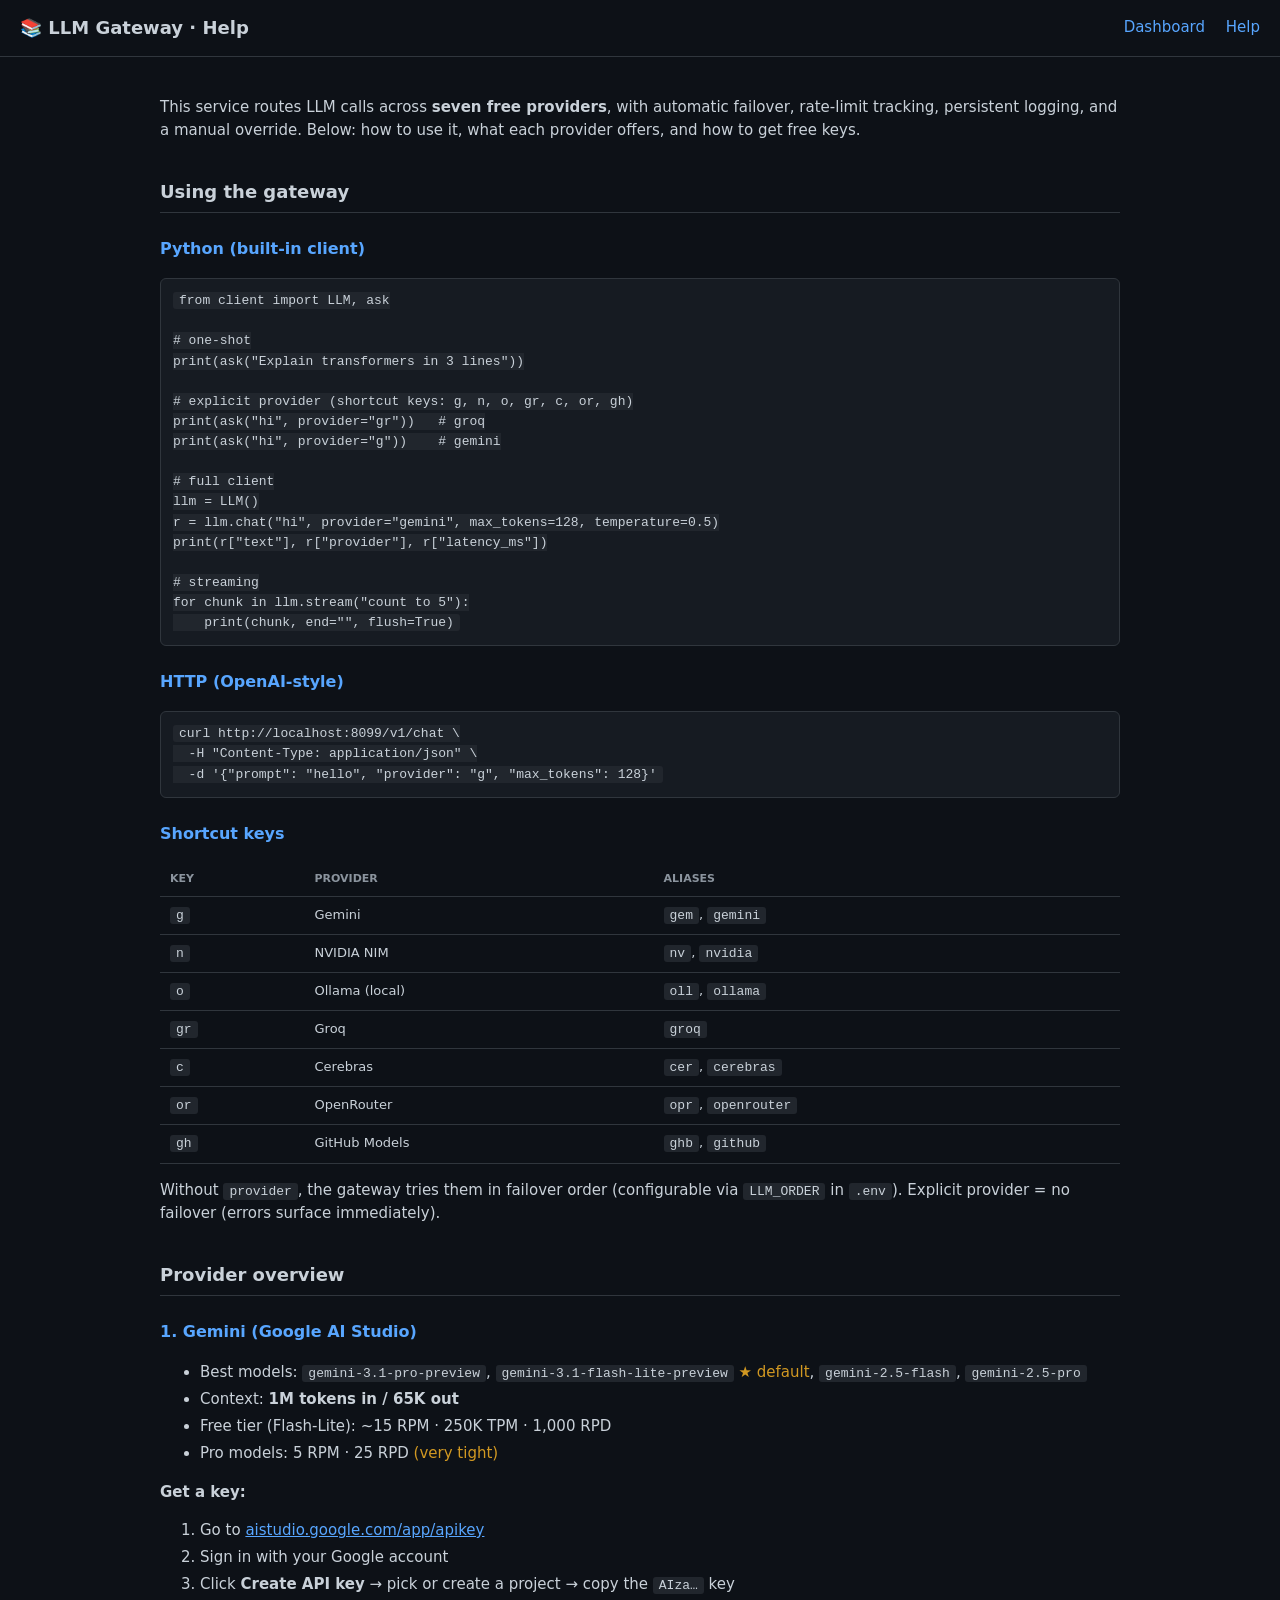
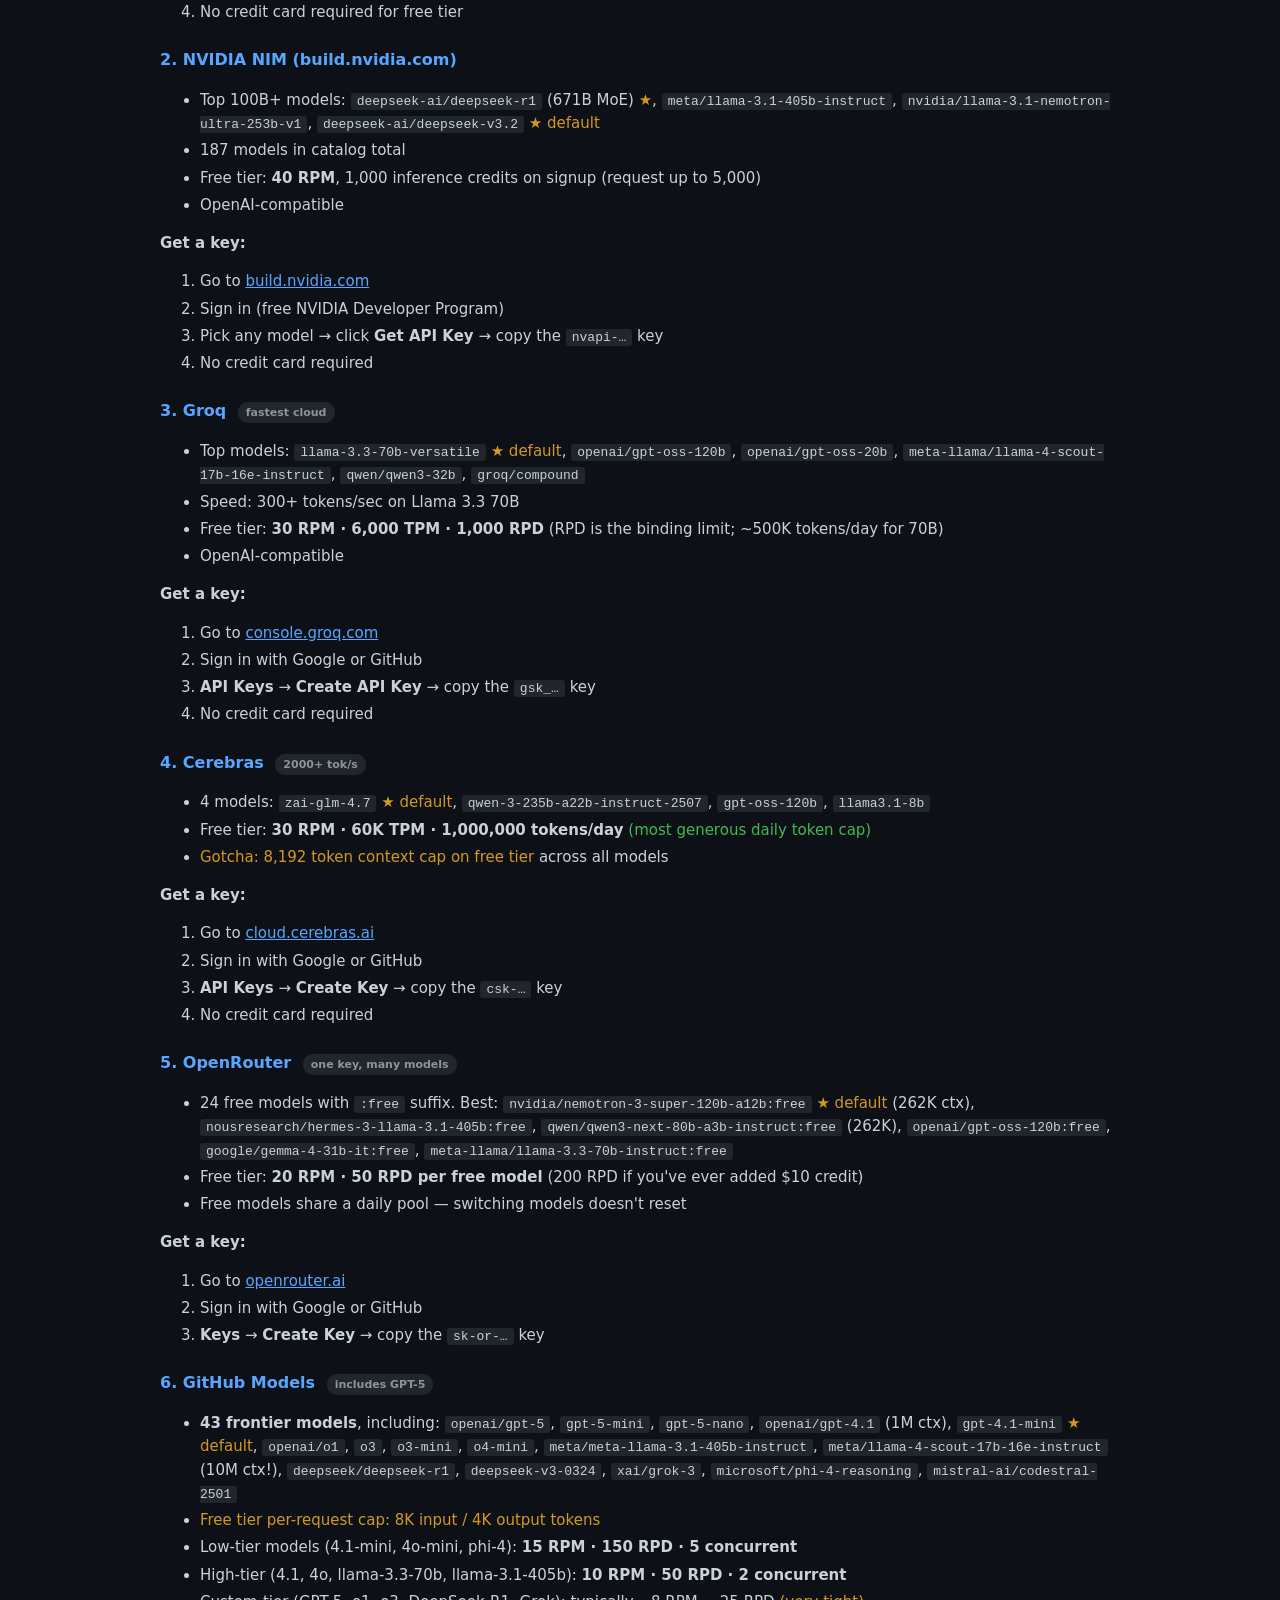
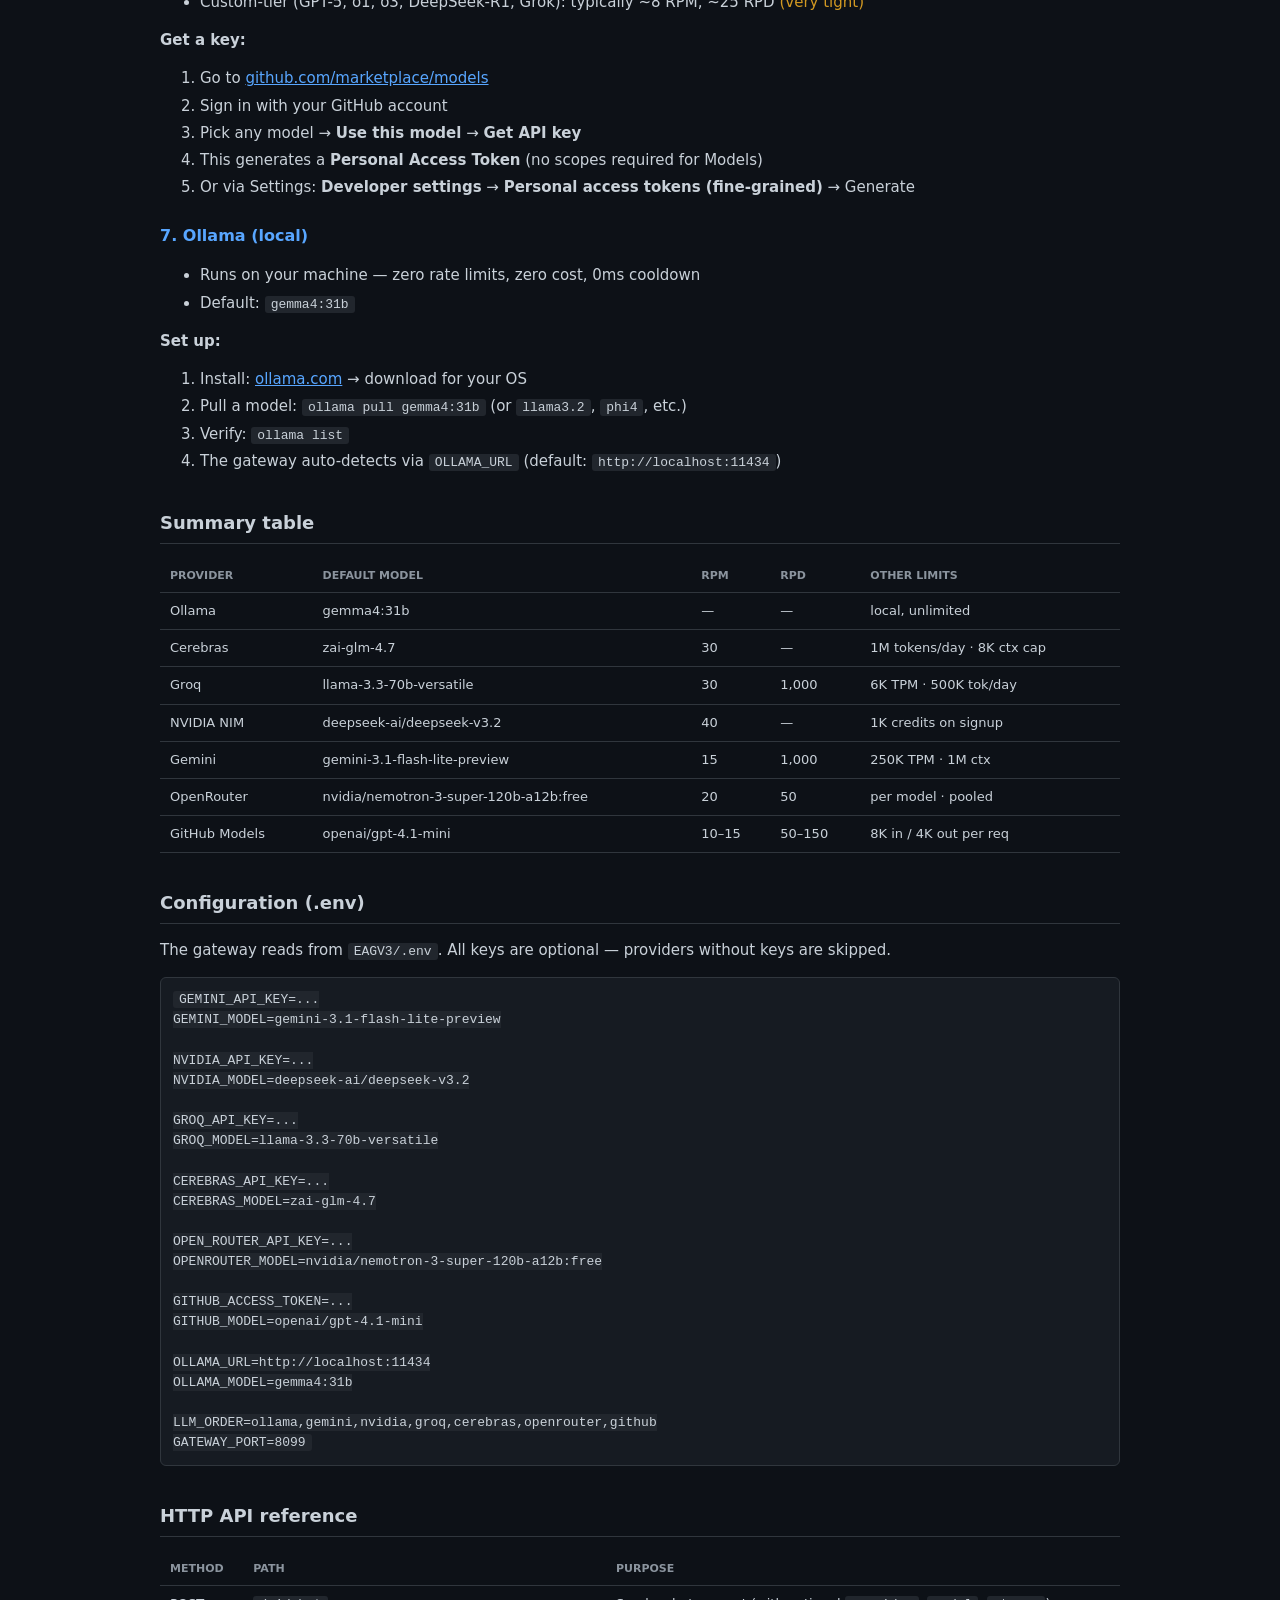
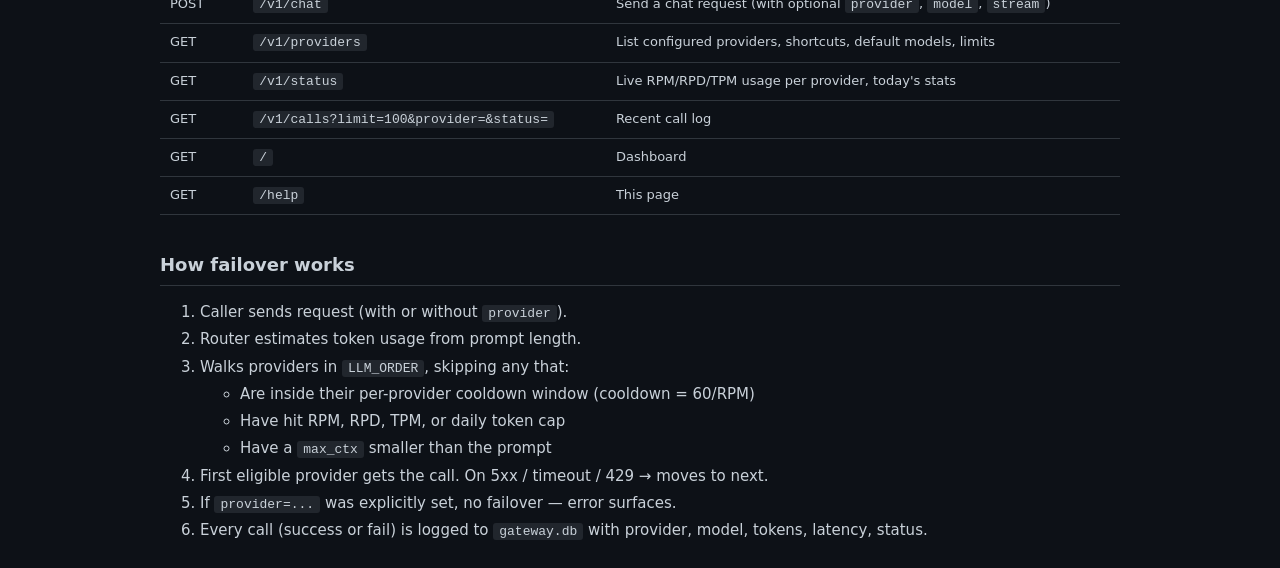
<file: src/llm_gateway/static/help.html>
<!doctype html>
<html lang="en">
<head>
<meta charset="utf-8">
<title>LLM Gateway · Help & Free Keys</title>
<style>
  :root {
    --bg: #0d1117; --panel: #161b22; --border: #30363d; --text: #c9d1d9;
    --muted: #8b949e; --green: #3fb950; --red: #f85149; --blue: #58a6ff;
    --yellow: #d29922; --accent: #a371f7;
  }
  * { box-sizing: border-box; }
  body { background: var(--bg); color: var(--text); font: 15px/1.55 -apple-system, BlinkMacSystemFont, "Segoe UI", system-ui, sans-serif; margin: 0; }
  header { padding: 14px 20px; border-bottom: 1px solid var(--border); display: flex; justify-content: space-between; align-items: center; }
  header h1 { margin: 0; font-size: 18px; font-weight: 600; }
  header nav a { color: var(--blue); margin-left: 16px; text-decoration: none; }
  main { padding: 24px 20px; max-width: 1000px; margin: 0 auto; }
  h2 { font-size: 18px; margin-top: 36px; padding-bottom: 6px; border-bottom: 1px solid var(--border); }
  h3 { font-size: 16px; margin-top: 24px; color: var(--blue); }
  table { width: 100%; border-collapse: collapse; margin: 10px 0; font-size: 13px; }
  th, td { padding: 8px 10px; border-bottom: 1px solid var(--border); text-align: left; vertical-align: top; }
  th { color: var(--muted); font-weight: 600; text-transform: uppercase; font-size: 11px; }
  code, pre { font-family: ui-monospace, SFMono-Regular, "SF Mono", Menlo, monospace; }
  code { background: #21262d; padding: 1px 6px; border-radius: 3px; font-size: 13px; }
  pre { background: var(--panel); border: 1px solid var(--border); border-radius: 6px; padding: 12px; overflow-x: auto; font-size: 13px; }
  ol li, ul li { margin: 4px 0; }
  .star { color: var(--yellow); }
  .badge { display: inline-block; padding: 2px 8px; border-radius: 10px; font-size: 11px; background: #21262d; color: var(--muted); margin-left: 6px; }
  .ok { color: var(--green); }
  .warn { color: var(--yellow); }
  .err { color: var(--red); }
  a { color: var(--blue); }
</style>
</head>
<body>
<header>
  <h1>📚 LLM Gateway · Help</h1>
  <nav>
    <a href="/">Dashboard</a>
    <a href="/help">Help</a>
  </nav>
</header>
<main>

<p>This service routes LLM calls across <strong>seven free providers</strong>, with automatic failover, rate-limit tracking, persistent logging, and a manual override. Below: how to use it, what each provider offers, and how to get free keys.</p>

<h2>Using the gateway</h2>

<h3>Python (built-in client)</h3>
<pre><code>from client import LLM, ask

# one-shot
print(ask("Explain transformers in 3 lines"))

# explicit provider (shortcut keys: g, n, o, gr, c, or, gh)
print(ask("hi", provider="gr"))   # groq
print(ask("hi", provider="g"))    # gemini

# full client
llm = LLM()
r = llm.chat("hi", provider="gemini", max_tokens=128, temperature=0.5)
print(r["text"], r["provider"], r["latency_ms"])

# streaming
for chunk in llm.stream("count to 5"):
    print(chunk, end="", flush=True)</code></pre>

<h3>HTTP (OpenAI-style)</h3>
<pre><code>curl http://localhost:8099/v1/chat \
  -H "Content-Type: application/json" \
  -d '{"prompt": "hello", "provider": "g", "max_tokens": 128}'</code></pre>

<h3>Shortcut keys</h3>
<table>
  <tr><th>Key</th><th>Provider</th><th>Aliases</th></tr>
  <tr><td><code>g</code></td><td>Gemini</td><td><code>gem</code>, <code>gemini</code></td></tr>
  <tr><td><code>n</code></td><td>NVIDIA NIM</td><td><code>nv</code>, <code>nvidia</code></td></tr>
  <tr><td><code>o</code></td><td>Ollama (local)</td><td><code>oll</code>, <code>ollama</code></td></tr>
  <tr><td><code>gr</code></td><td>Groq</td><td><code>groq</code></td></tr>
  <tr><td><code>c</code></td><td>Cerebras</td><td><code>cer</code>, <code>cerebras</code></td></tr>
  <tr><td><code>or</code></td><td>OpenRouter</td><td><code>opr</code>, <code>openrouter</code></td></tr>
  <tr><td><code>gh</code></td><td>GitHub Models</td><td><code>ghb</code>, <code>github</code></td></tr>
</table>
<p>Without <code>provider</code>, the gateway tries them in failover order (configurable via <code>LLM_ORDER</code> in <code>.env</code>). Explicit provider = no failover (errors surface immediately).</p>

<h2>Provider overview</h2>

<h3>1. Gemini (Google AI Studio)</h3>
<ul>
  <li>Best models: <code>gemini-3.1-pro-preview</code>, <code>gemini-3.1-flash-lite-preview</code> <span class="star">★ default</span>, <code>gemini-2.5-flash</code>, <code>gemini-2.5-pro</code></li>
  <li>Context: <strong>1M tokens in / 65K out</strong></li>
  <li>Free tier (Flash-Lite): ~15 RPM · 250K TPM · 1,000 RPD</li>
  <li>Pro models: 5 RPM · 25 RPD <span class="warn">(very tight)</span></li>
</ul>
<p><b>Get a key:</b></p>
<ol>
  <li>Go to <a href="https://aistudio.google.com/app/apikey" target="_blank">aistudio.google.com/app/apikey</a></li>
  <li>Sign in with your Google account</li>
  <li>Click <strong>Create API key</strong> → pick or create a project → copy the <code>AIza…</code> key</li>
  <li>No credit card required for free tier</li>
</ol>

<h3>2. NVIDIA NIM (build.nvidia.com)</h3>
<ul>
  <li>Top 100B+ models: <code>deepseek-ai/deepseek-r1</code> (671B MoE) <span class="star">★</span>, <code>meta/llama-3.1-405b-instruct</code>, <code>nvidia/llama-3.1-nemotron-ultra-253b-v1</code>, <code>deepseek-ai/deepseek-v3.2</code> <span class="star">★ default</span></li>
  <li>187 models in catalog total</li>
  <li>Free tier: <strong>40 RPM</strong>, 1,000 inference credits on signup (request up to 5,000)</li>
  <li>OpenAI-compatible</li>
</ul>
<p><b>Get a key:</b></p>
<ol>
  <li>Go to <a href="https://build.nvidia.com/" target="_blank">build.nvidia.com</a></li>
  <li>Sign in (free NVIDIA Developer Program)</li>
  <li>Pick any model → click <strong>Get API Key</strong> → copy the <code>nvapi-…</code> key</li>
  <li>No credit card required</li>
</ol>

<h3>3. Groq <span class="badge">fastest cloud</span></h3>
<ul>
  <li>Top models: <code>llama-3.3-70b-versatile</code> <span class="star">★ default</span>, <code>openai/gpt-oss-120b</code>, <code>openai/gpt-oss-20b</code>, <code>meta-llama/llama-4-scout-17b-16e-instruct</code>, <code>qwen/qwen3-32b</code>, <code>groq/compound</code></li>
  <li>Speed: 300+ tokens/sec on Llama 3.3 70B</li>
  <li>Free tier: <strong>30 RPM · 6,000 TPM · 1,000 RPD</strong> (RPD is the binding limit; ~500K tokens/day for 70B)</li>
  <li>OpenAI-compatible</li>
</ul>
<p><b>Get a key:</b></p>
<ol>
  <li>Go to <a href="https://console.groq.com" target="_blank">console.groq.com</a></li>
  <li>Sign in with Google or GitHub</li>
  <li><strong>API Keys</strong> → <strong>Create API Key</strong> → copy the <code>gsk_…</code> key</li>
  <li>No credit card required</li>
</ol>

<h3>4. Cerebras <span class="badge">2000+ tok/s</span></h3>
<ul>
  <li>4 models: <code>zai-glm-4.7</code> <span class="star">★ default</span>, <code>qwen-3-235b-a22b-instruct-2507</code>, <code>gpt-oss-120b</code>, <code>llama3.1-8b</code></li>
  <li>Free tier: <strong>30 RPM · 60K TPM · 1,000,000 tokens/day</strong> <span class="ok">(most generous daily token cap)</span></li>
  <li><span class="warn">Gotcha: 8,192 token context cap on free tier</span> across all models</li>
</ul>
<p><b>Get a key:</b></p>
<ol>
  <li>Go to <a href="https://cloud.cerebras.ai" target="_blank">cloud.cerebras.ai</a></li>
  <li>Sign in with Google or GitHub</li>
  <li><strong>API Keys</strong> → <strong>Create Key</strong> → copy the <code>csk-…</code> key</li>
  <li>No credit card required</li>
</ol>

<h3>5. OpenRouter <span class="badge">one key, many models</span></h3>
<ul>
  <li>24 free models with <code>:free</code> suffix. Best:
    <code>nvidia/nemotron-3-super-120b-a12b:free</code> <span class="star">★ default</span> (262K ctx),
    <code>nousresearch/hermes-3-llama-3.1-405b:free</code>,
    <code>qwen/qwen3-next-80b-a3b-instruct:free</code> (262K),
    <code>openai/gpt-oss-120b:free</code>,
    <code>google/gemma-4-31b-it:free</code>,
    <code>meta-llama/llama-3.3-70b-instruct:free</code>
  </li>
  <li>Free tier: <strong>20 RPM · 50 RPD per free model</strong> (200 RPD if you've ever added $10 credit)</li>
  <li>Free models share a daily pool — switching models doesn't reset</li>
</ul>
<p><b>Get a key:</b></p>
<ol>
  <li>Go to <a href="https://openrouter.ai" target="_blank">openrouter.ai</a></li>
  <li>Sign in with Google or GitHub</li>
  <li><strong>Keys</strong> → <strong>Create Key</strong> → copy the <code>sk-or-…</code> key</li>
</ol>

<h3>6. GitHub Models <span class="badge">includes GPT-5</span></h3>
<ul>
  <li><strong>43 frontier models</strong>, including:
    <code>openai/gpt-5</code>, <code>gpt-5-mini</code>, <code>gpt-5-nano</code>,
    <code>openai/gpt-4.1</code> (1M ctx), <code>gpt-4.1-mini</code> <span class="star">★ default</span>,
    <code>openai/o1</code>, <code>o3</code>, <code>o3-mini</code>, <code>o4-mini</code>,
    <code>meta/meta-llama-3.1-405b-instruct</code>,
    <code>meta/llama-4-scout-17b-16e-instruct</code> (10M ctx!),
    <code>deepseek/deepseek-r1</code>, <code>deepseek-v3-0324</code>,
    <code>xai/grok-3</code>, <code>microsoft/phi-4-reasoning</code>, <code>mistral-ai/codestral-2501</code>
  </li>
  <li><span class="warn">Free tier per-request cap: 8K input / 4K output tokens</span></li>
  <li>Low-tier models (4.1-mini, 4o-mini, phi-4): <strong>15 RPM · 150 RPD · 5 concurrent</strong></li>
  <li>High-tier (4.1, 4o, llama-3.3-70b, llama-3.1-405b): <strong>10 RPM · 50 RPD · 2 concurrent</strong></li>
  <li>Custom-tier (GPT-5, o1, o3, DeepSeek-R1, Grok): typically ~8 RPM, ~25 RPD <span class="warn">(very tight)</span></li>
</ul>
<p><b>Get a key:</b></p>
<ol>
  <li>Go to <a href="https://github.com/marketplace/models" target="_blank">github.com/marketplace/models</a></li>
  <li>Sign in with your GitHub account</li>
  <li>Pick any model → <strong>Use this model</strong> → <strong>Get API key</strong></li>
  <li>This generates a <strong>Personal Access Token</strong> (no scopes required for Models)</li>
  <li>Or via Settings: <strong>Developer settings</strong> → <strong>Personal access tokens (fine-grained)</strong> → Generate</li>
</ol>

<h3>7. Ollama (local)</h3>
<ul>
  <li>Runs on your machine — zero rate limits, zero cost, 0ms cooldown</li>
  <li>Default: <code>gemma4:31b</code></li>
</ul>
<p><b>Set up:</b></p>
<ol>
  <li>Install: <a href="https://ollama.com" target="_blank">ollama.com</a> → download for your OS</li>
  <li>Pull a model: <code>ollama pull gemma4:31b</code> (or <code>llama3.2</code>, <code>phi4</code>, etc.)</li>
  <li>Verify: <code>ollama list</code></li>
  <li>The gateway auto-detects via <code>OLLAMA_URL</code> (default: <code>http://localhost:11434</code>)</li>
</ol>

<h2>Summary table</h2>
<table>
  <tr><th>Provider</th><th>Default model</th><th>RPM</th><th>RPD</th><th>Other limits</th></tr>
  <tr><td>Ollama</td><td>gemma4:31b</td><td>—</td><td>—</td><td>local, unlimited</td></tr>
  <tr><td>Cerebras</td><td>zai-glm-4.7</td><td>30</td><td>—</td><td>1M tokens/day · 8K ctx cap</td></tr>
  <tr><td>Groq</td><td>llama-3.3-70b-versatile</td><td>30</td><td>1,000</td><td>6K TPM · 500K tok/day</td></tr>
  <tr><td>NVIDIA NIM</td><td>deepseek-ai/deepseek-v3.2</td><td>40</td><td>—</td><td>1K credits on signup</td></tr>
  <tr><td>Gemini</td><td>gemini-3.1-flash-lite-preview</td><td>15</td><td>1,000</td><td>250K TPM · 1M ctx</td></tr>
  <tr><td>OpenRouter</td><td>nvidia/nemotron-3-super-120b-a12b:free</td><td>20</td><td>50</td><td>per model · pooled</td></tr>
  <tr><td>GitHub Models</td><td>openai/gpt-4.1-mini</td><td>10–15</td><td>50–150</td><td>8K in / 4K out per req</td></tr>
</table>

<h2>Configuration (.env)</h2>
<p>The gateway reads from <code>EAGV3/.env</code>. All keys are optional — providers without keys are skipped.</p>
<pre><code>GEMINI_API_KEY=...
GEMINI_MODEL=gemini-3.1-flash-lite-preview

NVIDIA_API_KEY=...
NVIDIA_MODEL=deepseek-ai/deepseek-v3.2

GROQ_API_KEY=...
GROQ_MODEL=llama-3.3-70b-versatile

CEREBRAS_API_KEY=...
CEREBRAS_MODEL=zai-glm-4.7

OPEN_ROUTER_API_KEY=...
OPENROUTER_MODEL=nvidia/nemotron-3-super-120b-a12b:free

GITHUB_ACCESS_TOKEN=...
GITHUB_MODEL=openai/gpt-4.1-mini

OLLAMA_URL=http://localhost:11434
OLLAMA_MODEL=gemma4:31b

LLM_ORDER=ollama,gemini,nvidia,groq,cerebras,openrouter,github
GATEWAY_PORT=8099</code></pre>

<h2>HTTP API reference</h2>
<table>
  <tr><th>Method</th><th>Path</th><th>Purpose</th></tr>
  <tr><td>POST</td><td><code>/v1/chat</code></td><td>Send a chat request (with optional <code>provider</code>, <code>model</code>, <code>stream</code>)</td></tr>
  <tr><td>GET</td><td><code>/v1/providers</code></td><td>List configured providers, shortcuts, default models, limits</td></tr>
  <tr><td>GET</td><td><code>/v1/status</code></td><td>Live RPM/RPD/TPM usage per provider, today's stats</td></tr>
  <tr><td>GET</td><td><code>/v1/calls?limit=100&amp;provider=&amp;status=</code></td><td>Recent call log</td></tr>
  <tr><td>GET</td><td><code>/</code></td><td>Dashboard</td></tr>
  <tr><td>GET</td><td><code>/help</code></td><td>This page</td></tr>
</table>

<h2>How failover works</h2>
<ol>
  <li>Caller sends request (with or without <code>provider</code>).</li>
  <li>Router estimates token usage from prompt length.</li>
  <li>Walks providers in <code>LLM_ORDER</code>, skipping any that:
    <ul>
      <li>Are inside their per-provider cooldown window (cooldown = 60/RPM)</li>
      <li>Have hit RPM, RPD, TPM, or daily token cap</li>
      <li>Have a <code>max_ctx</code> smaller than the prompt</li>
    </ul>
  </li>
  <li>First eligible provider gets the call. On 5xx / timeout / 429 → moves to next.</li>
  <li>If <code>provider=...</code> was explicitly set, no failover — error surfaces.</li>
  <li>Every call (success or fail) is logged to <code>gateway.db</code> with provider, model, tokens, latency, status.</li>
</ol>

</main>
</body>
</html>
</file>
